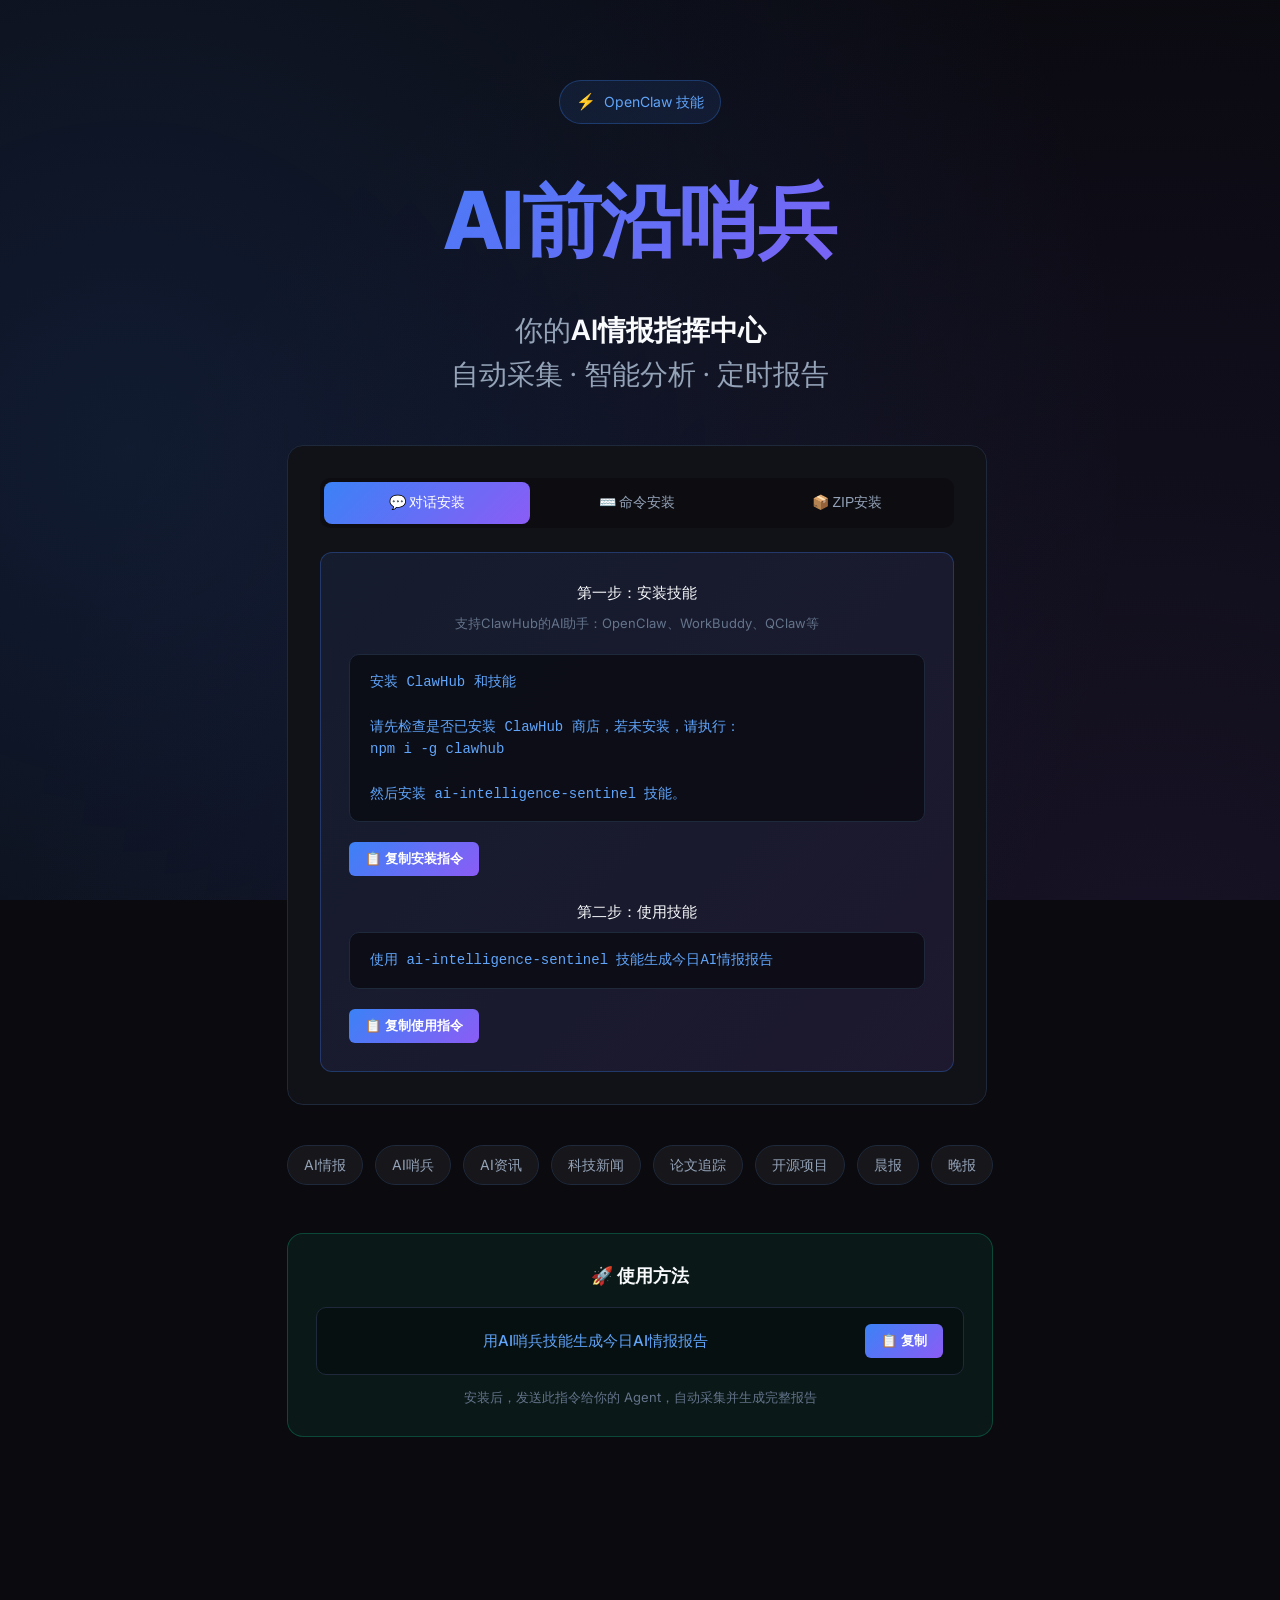
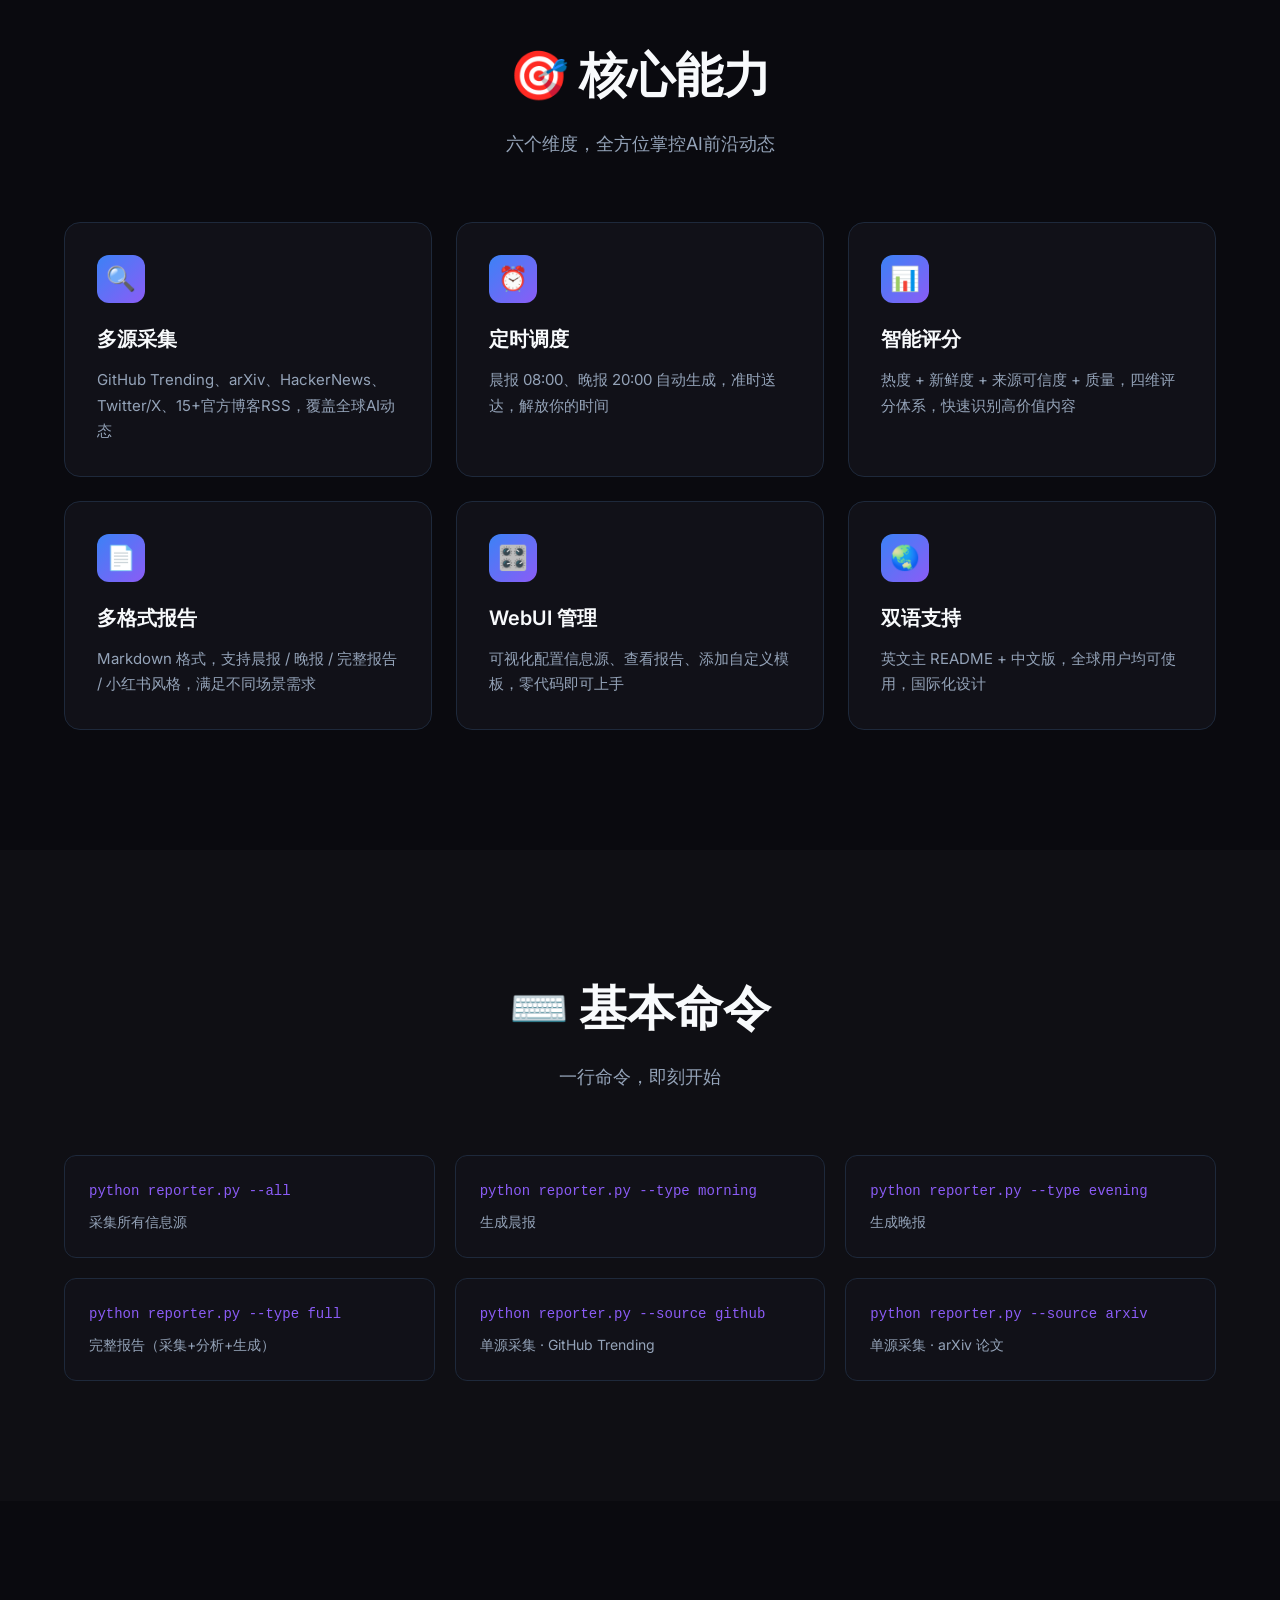
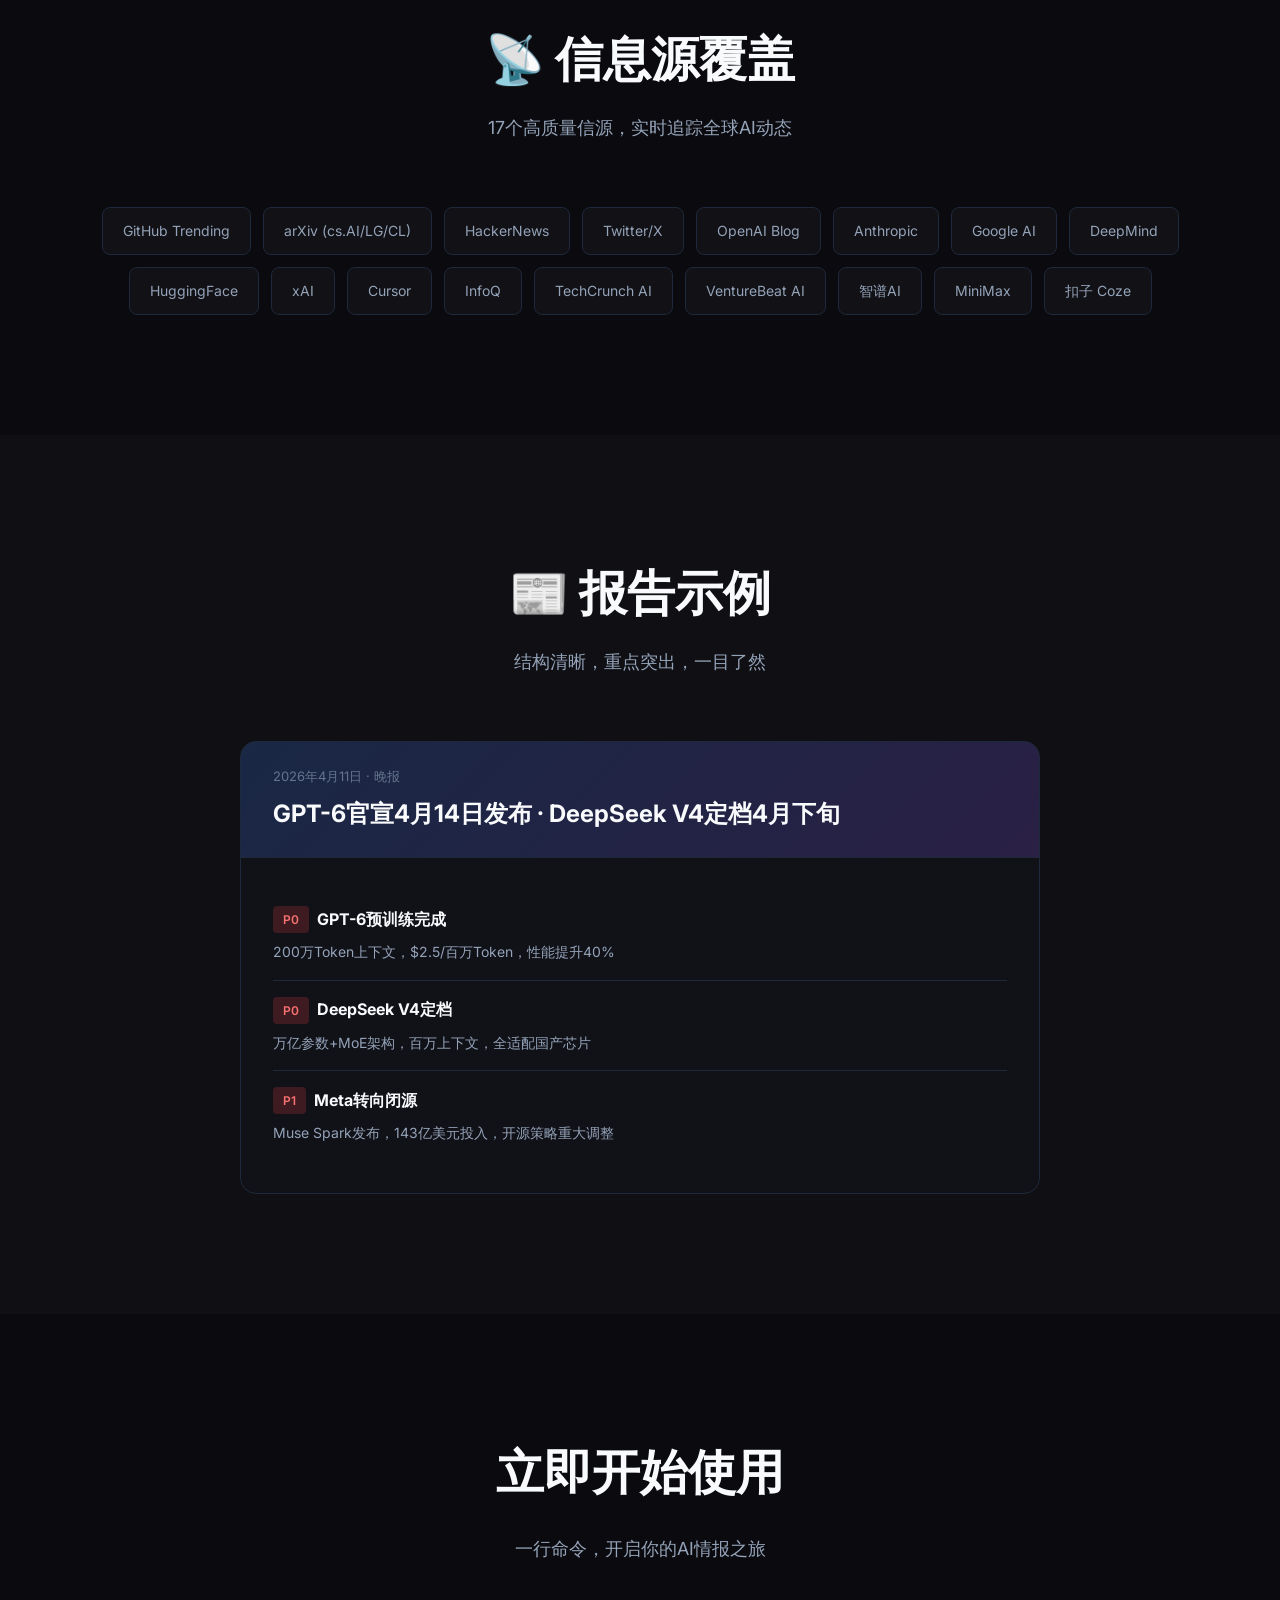
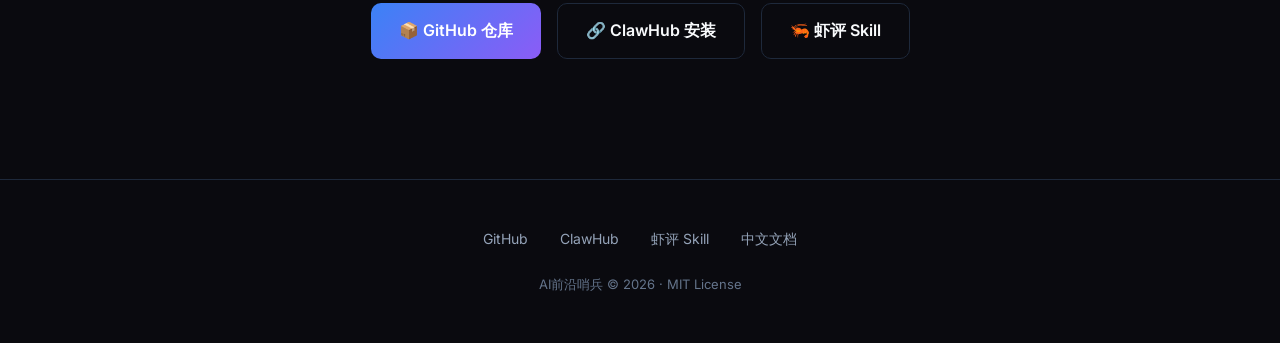
<file: docs/index.html>
<!DOCTYPE html>
<html lang="zh-CN">
<head>
    <meta charset="UTF-8">
    <meta name="viewport" content="width=device-width, initial-scale=1.0">
    <title>AI前沿哨兵 - 你的AI情报指挥中心</title>
    <link rel="preconnect" href="https://fonts.googleapis.com">
    <link rel="preconnect" href="https://fonts.gstatic.com" crossorigin>
    <link href="https://fonts.googleapis.com/css2?family=Inter:wght@400;500;600;700;800&display=swap" rel="stylesheet">
    <style>
        * {
            margin: 0;
            padding: 0;
            box-sizing: border-box;
        }

        :root {
            --primary: #3b82f6;
            --primary-light: #60a5fa;
            --accent: #8b5cf6;
            --success: #10b981;
            --bg-dark: #0a0a0f;
            --bg-card: #111118;
            --bg-card-hover: #1a1a24;
            --text-primary: #f8fafc;
            --text-secondary: #94a3b8;
            --text-muted: #64748b;
            --border: #1e293b;
            --gradient: linear-gradient(135deg, #3b82f6 0%, #8b5cf6 100%);
        }

        body {
            font-family: 'Inter', -apple-system, BlinkMacSystemFont, 'Segoe UI', sans-serif;
            background: var(--bg-dark);
            color: var(--text-primary);
            line-height: 1.6;
            overflow-x: hidden;
        }

        /* Animated background */
        .bg-gradient {
            position: fixed;
            top: 0;
            left: 0;
            width: 100%;
            height: 100%;
            pointer-events: none;
            z-index: 0;
            overflow: hidden;
        }

        .bg-gradient::before {
            content: '';
            position: absolute;
            top: -50%;
            left: -50%;
            width: 200%;
            height: 200%;
            background: radial-gradient(circle at 30% 50%, rgba(59, 130, 246, 0.15) 0%, transparent 50%),
                        radial-gradient(circle at 70% 80%, rgba(139, 92, 246, 0.1) 0%, transparent 50%);
            animation: rotate 30s linear infinite;
        }

        @keyframes rotate {
            from { transform: rotate(0deg); }
            to { transform: rotate(360deg); }
        }

        /* Container */
        .container {
            max-width: 1200px;
            margin: 0 auto;
            padding: 0 24px;
            position: relative;
            z-index: 1;
        }

        /* Hero Section */
        .hero {
            min-height: 100vh;
            display: flex;
            flex-direction: column;
            justify-content: center;
            align-items: center;
            text-align: center;
            padding: 80px 0;
        }

        .hero-badge {
            display: inline-flex;
            align-items: center;
            gap: 8px;
            padding: 8px 16px;
            background: rgba(59, 130, 246, 0.1);
            border: 1px solid rgba(59, 130, 246, 0.3);
            border-radius: 9999px;
            font-size: 14px;
            color: var(--primary-light);
            margin-bottom: 32px;
            animation: fadeInUp 0.6s ease-out;
        }

        .hero-badge::before {
            content: '⚡';
            font-size: 16px;
        }

        .hero h1 {
            font-size: clamp(48px, 8vw, 80px);
            font-weight: 800;
            letter-spacing: -0.02em;
            margin-bottom: 24px;
            background: var(--gradient);
            -webkit-background-clip: text;
            -webkit-text-fill-color: transparent;
            background-clip: text;
            animation: fadeInUp 0.6s ease-out 0.1s both;
        }

        .hero-subtitle {
            font-size: clamp(20px, 3vw, 28px);
            color: var(--text-secondary);
            margin-bottom: 48px;
            animation: fadeInUp 0.6s ease-out 0.2s both;
        }

        .hero-subtitle span {
            color: var(--text-primary);
            font-weight: 600;
        }

        /* Install Section */
        .install-section {
            background: var(--bg-card);
            border: 1px solid var(--border);
            border-radius: 16px;
            padding: 32px;
            margin-bottom: 40px;
            width: 100%;
            max-width: 700px;
            animation: fadeInUp 0.6s ease-out 0.3s both;
        }

        .install-tabs {
            display: flex;
            gap: 4px;
            background: rgba(0, 0, 0, 0.3);
            padding: 4px;
            border-radius: 10px;
            margin-bottom: 24px;
        }

        .install-tab {
            flex: 1;
            padding: 12px 16px;
            background: transparent;
            border: none;
            color: var(--text-secondary);
            font-size: 14px;
            font-weight: 500;
            cursor: pointer;
            border-radius: 8px;
            transition: all 0.3s ease;
            display: flex;
            align-items: center;
            justify-content: center;
            gap: 8px;
        }

        .install-tab:hover {
            color: var(--text-primary);
        }

        .install-tab.active {
            background: var(--gradient);
            color: white;
        }

        .install-content {
            display: none;
        }

        .install-content.active {
            display: block;
        }

        .install-command-box {
            background: rgba(0, 0, 0, 0.4);
            border: 1px solid var(--border);
            border-radius: 10px;
            padding: 16px 20px;
            display: flex;
            align-items: center;
            gap: 12px;
            margin-bottom: 16px;
        }

        .install-command-box code {
            font-family: 'SF Mono', Monaco, 'Courier New', monospace;
            font-size: 14px;
            color: var(--primary-light);
            flex: 1;
            word-break: break-all;
        }

        .copy-btn {
            background: var(--gradient);
            border: none;
            color: white;
            padding: 8px 16px;
            border-radius: 6px;
            font-size: 13px;
            font-weight: 600;
            cursor: pointer;
            transition: all 0.3s ease;
            display: flex;
            align-items: center;
            gap: 6px;
            white-space: nowrap;
        }

        .copy-btn:hover {
            transform: translateY(-1px);
            box-shadow: 0 4px 12px rgba(59, 130, 246, 0.3);
        }

        .copy-btn.copied {
            background: var(--success);
        }

        .install-note {
            font-size: 13px;
            color: var(--text-muted);
            display: flex;
            align-items: center;
            gap: 6px;
        }

        .install-note::before {
            content: '💡';
        }

        /* Chat Install */
        .chat-install-box {
            background: linear-gradient(135deg, rgba(59, 130, 246, 0.1), rgba(139, 92, 246, 0.1));
            border: 1px solid rgba(59, 130, 246, 0.3);
            border-radius: 12px;
            padding: 28px;
            text-align: center;
        }

        .chat-install-title {
            color: var(--text-primary);
            font-size: 15px;
            font-weight: 500;
            margin-bottom: 8px;
        }

        .chat-install-support {
            color: var(--text-muted);
            font-size: 13px;
            margin-bottom: 20px;
        }

        .chat-command {
            background: rgba(0, 0, 0, 0.5);
            border: 1px solid var(--border);
            border-radius: 10px;
            padding: 16px 20px;
            font-family: 'SF Mono', Monaco, 'Courier New', monospace;
            font-size: 14px;
            line-height: 1.6;
            color: var(--primary-light);
            margin-bottom: 20px;
            text-align: left;
            word-break: break-word;
        }

        /* ZIP Install */
        .zip-install-list {
            display: flex;
            flex-direction: column;
            gap: 12px;
        }

        .zip-install-item {
            display: flex;
            align-items: center;
            justify-content: space-between;
            padding: 16px;
            background: rgba(0, 0, 0, 0.2);
            border: 1px solid var(--border);
            border-radius: 10px;
            transition: all 0.3s ease;
        }

        .zip-install-item:hover {
            border-color: var(--primary);
        }

        .zip-install-item .platform {
            display: flex;
            align-items: center;
            gap: 12px;
        }

        .zip-install-item .platform-icon {
            width: 40px;
            height: 40px;
            background: var(--gradient);
            border-radius: 8px;
            display: flex;
            align-items: center;
            justify-content: center;
            font-size: 20px;
        }

        .zip-install-item .platform-name {
            font-weight: 600;
            font-size: 15px;
        }

        .zip-install-item .platform-url {
            font-size: 12px;
            color: var(--text-muted);
        }

        /* Tags */
        .tags {
            display: flex;
            flex-wrap: wrap;
            gap: 12px;
            justify-content: center;
            animation: fadeInUp 0.6s ease-out 0.4s both;
        }

        .tag {
            padding: 8px 16px;
            background: rgba(255, 255, 255, 0.05);
            border: 1px solid var(--border);
            border-radius: 9999px;
            font-size: 14px;
            color: var(--text-secondary);
            transition: all 0.3s ease;
        }

        .tag:hover {
            background: rgba(59, 130, 246, 0.1);
            border-color: var(--primary);
            color: var(--primary-light);
        }

        /* Usage Section */
        .usage-section {
            margin-top: 48px;
            padding: 28px;
            background: rgba(16, 185, 129, 0.08);
            border: 1px solid rgba(16, 185, 129, 0.3);
            border-radius: 16px;
            animation: fadeInUp 0.6s ease-out 0.5s both;
        }

        .usage-title {
            font-size: 18px;
            font-weight: 600;
            color: var(--text-primary);
            margin-bottom: 16px;
            text-align: center;
        }

        .usage-box {
            display: flex;
            align-items: center;
            gap: 12px;
            background: rgba(0, 0, 0, 0.3);
            border: 1px solid var(--border);
            border-radius: 10px;
            padding: 16px 20px;
            margin-bottom: 12px;
        }

        .usage-command {
            flex: 1;
            font-size: 15px;
            font-weight: 500;
            color: var(--primary-light);
        }

        .usage-note {
            font-size: 13px;
            color: var(--text-muted);
            text-align: center;
        }

        /* Section */
        .section {
            padding: 120px 0;
        }

        .section-title {
            text-align: center;
            margin-bottom: 64px;
        }

        .section-title h2 {
            font-size: clamp(32px, 5vw, 48px);
            font-weight: 700;
            margin-bottom: 16px;
        }

        .section-title p {
            color: var(--text-secondary);
            font-size: 18px;
        }

        /* Features Grid */
        .features-grid {
            display: grid;
            grid-template-columns: repeat(auto-fit, minmax(320px, 1fr));
            gap: 24px;
        }

        .feature-card {
            background: var(--bg-card);
            border: 1px solid var(--border);
            border-radius: 16px;
            padding: 32px;
            transition: all 0.3s ease;
            position: relative;
            overflow: hidden;
        }

        .feature-card::before {
            content: '';
            position: absolute;
            top: 0;
            left: 0;
            right: 0;
            height: 3px;
            background: var(--gradient);
            transform: scaleX(0);
            transition: transform 0.3s ease;
        }

        .feature-card:hover {
            background: var(--bg-card-hover);
            border-color: rgba(59, 130, 246, 0.3);
            transform: translateY(-4px);
        }

        .feature-card:hover::before {
            transform: scaleX(1);
        }

        .feature-icon {
            width: 48px;
            height: 48px;
            background: var(--gradient);
            border-radius: 12px;
            display: flex;
            align-items: center;
            justify-content: center;
            font-size: 24px;
            margin-bottom: 20px;
        }

        .feature-card h3 {
            font-size: 20px;
            font-weight: 600;
            margin-bottom: 12px;
        }

        .feature-card p {
            color: var(--text-secondary);
            font-size: 15px;
            line-height: 1.7;
        }

        /* Commands */
        .commands-grid {
            display: grid;
            grid-template-columns: repeat(auto-fit, minmax(280px, 1fr));
            gap: 20px;
        }

        .command-item {
            background: var(--bg-card);
            border: 1px solid var(--border);
            border-radius: 12px;
            padding: 24px;
            transition: all 0.3s ease;
        }

        .command-item:hover {
            border-color: var(--primary);
        }

        .command-item code {
            display: block;
            font-family: 'SF Mono', Monaco, 'Courier New', monospace;
            font-size: 14px;
            color: var(--accent);
            margin-bottom: 8px;
        }

        .command-item p {
            color: var(--text-secondary);
            font-size: 14px;
        }

        /* Sources */
        .sources {
            display: flex;
            flex-wrap: wrap;
            gap: 12px;
            justify-content: center;
            margin-top: 48px;
        }

        .source-badge {
            padding: 12px 20px;
            background: rgba(255, 255, 255, 0.03);
            border: 1px solid var(--border);
            border-radius: 8px;
            font-size: 14px;
            color: var(--text-secondary);
            transition: all 0.3s ease;
        }

        .source-badge:hover {
            background: rgba(59, 130, 246, 0.1);
            border-color: var(--primary);
            color: var(--text-primary);
        }

        /* Report Preview */
        .report-preview {
            background: var(--bg-card);
            border: 1px solid var(--border);
            border-radius: 16px;
            overflow: hidden;
            max-width: 800px;
            margin: 0 auto;
        }

        .report-header {
            background: linear-gradient(135deg, rgba(59, 130, 246, 0.2), rgba(139, 92, 246, 0.2));
            padding: 24px 32px;
            border-bottom: 1px solid var(--border);
        }

        .report-date {
            font-size: 13px;
            color: var(--text-muted);
            margin-bottom: 8px;
        }

        .report-title {
            font-size: 24px;
            font-weight: 700;
        }

        .report-content {
            padding: 32px;
        }

        .report-item {
            padding: 16px 0;
            border-bottom: 1px solid var(--border);
        }

        .report-item:last-child {
            border-bottom: none;
        }

        .report-item h4 {
            font-size: 16px;
            margin-bottom: 8px;
            display: flex;
            align-items: center;
            gap: 8px;
        }

        .report-item p {
            color: var(--text-secondary);
            font-size: 14px;
            line-height: 1.6;
        }

        .priority-badge {
            display: inline-block;
            padding: 4px 10px;
            background: rgba(239, 68, 68, 0.2);
            color: #f87171;
            border-radius: 4px;
            font-size: 12px;
            font-weight: 600;
        }

        /* CTA Section */
        .cta-section {
            text-align: center;
            padding: 120px 0;
        }

        .cta-section h2 {
            font-size: clamp(32px, 5vw, 48px);
            font-weight: 700;
            margin-bottom: 24px;
        }

        .cta-section p {
            color: var(--text-secondary);
            font-size: 18px;
            margin-bottom: 40px;
        }

        .cta-buttons {
            display: flex;
            gap: 16px;
            justify-content: center;
            flex-wrap: wrap;
        }

        .btn {
            display: inline-flex;
            align-items: center;
            gap: 8px;
            padding: 14px 28px;
            border-radius: 10px;
            font-size: 16px;
            font-weight: 600;
            text-decoration: none;
            transition: all 0.3s ease;
        }

        .btn-primary {
            background: var(--gradient);
            color: white;
        }

        .btn-primary:hover {
            transform: translateY(-2px);
            box-shadow: 0 12px 30px rgba(59, 130, 246, 0.3);
        }

        .btn-secondary {
            background: transparent;
            color: var(--text-primary);
            border: 1px solid var(--border);
        }

        .btn-secondary:hover {
            background: var(--bg-card);
            border-color: var(--primary);
        }

        /* Footer */
        .footer {
            border-top: 1px solid var(--border);
            padding: 48px 0;
            text-align: center;
        }

        .footer-links {
            display: flex;
            gap: 32px;
            justify-content: center;
            margin-bottom: 24px;
            flex-wrap: wrap;
        }

        .footer-links a {
            color: var(--text-secondary);
            text-decoration: none;
            font-size: 14px;
            transition: color 0.3s ease;
        }

        .footer-links a:hover {
            color: var(--primary-light);
        }

        .footer-copy {
            color: var(--text-muted);
            font-size: 13px;
        }

        /* Animations */
        @keyframes fadeInUp {
            from {
                opacity: 0;
                transform: translateY(20px);
            }
            to {
                opacity: 1;
                transform: translateY(0);
            }
        }

        .fade-in {
            opacity: 0;
            transform: translateY(20px);
            transition: all 0.6s ease-out;
        }

        .fade-in.visible {
            opacity: 1;
            transform: translateY(0);
        }

        /* Responsive */
        @media (max-width: 768px) {
            .hero {
                padding: 60px 0;
            }

            .section {
                padding: 80px 0;
            }

            .install-section {
                padding: 24px 16px;
            }

            .install-tabs {
                flex-wrap: wrap;
            }

            .install-tab {
                font-size: 13px;
                padding: 10px 12px;
            }

            .install-command-box {
                flex-direction: column;
                text-align: center;
            }

            .install-command-box code {
                font-size: 13px;
            }

            .features-grid {
                grid-template-columns: 1fr;
            }

            .report-preview {
                margin: 0 -12px;
                border-radius: 0;
            }

            .zip-install-item {
                flex-direction: column;
                text-align: center;
                gap: 16px;
            }
        }
    </style>
</head>
<body>
    <div class="bg-gradient"></div>

    <!-- Hero Section -->
    <section class="hero">
        <div class="container">
            <div class="hero-badge">OpenClaw 技能</div>
            <h1>AI前沿哨兵</h1>
            <p class="hero-subtitle">
                你的<span>AI情报指挥中心</span><br>
                自动采集 · 智能分析 · 定时报告
            </p>
            
            <!-- Install Section -->
            <div class="install-section">
                <div class="install-tabs">
                    <button class="install-tab active" onclick="switchTab('chat')">
                        💬 对话安装
                    </button>
                    <button class="install-tab" onclick="switchTab('command')">
                        ⌨️ 命令安装
                    </button>
                    <button class="install-tab" onclick="switchTab('zip')">
                        📦 ZIP安装
                    </button>
                </div>

                <!-- Chat Install -->
                <div id="chat-install" class="install-content active">
                    <div class="chat-install-box">
                        <div class="chat-install-title">第一步：安装技能</div>
                        <div class="chat-install-support">支持ClawHub的AI助手：OpenClaw、WorkBuddy、QClaw等</div>
                        <div class="chat-command">安装 ClawHub 和技能<br><br>请先检查是否已安装 ClawHub 商店，若未安装，请执行：<br>npm i -g clawhub<br><br>然后安装 ai-intelligence-sentinel 技能。</div>
                        <button class="copy-btn" onclick="copyText('安装 ClawHub 和技能 请先检查是否已安装 ClawHub 商店，若未安装，请安装 npm i -g clawhub ，然后安装 ai-intelligence-sentinel 技能。')">
                            <span id="copyText-chat">📋 复制安装指令</span>
                        </button>
                        <div class="chat-install-title" style="margin-top: 24px;">第二步：使用技能</div>
                        <div class="chat-command">使用 ai-intelligence-sentinel 技能生成今日AI情报报告</div>
                        <button class="copy-btn" onclick="copyText('使用 ai-intelligence-sentinel 技能生成今日AI情报报告')">
                            <span id="copyText-use">📋 复制使用指令</span>
                        </button>
                    </div>
                </div>

                <!-- Command Install -->
                <div id="command-install" class="install-content">
                    <div class="install-command-box">
                        <code>npx clawhub@latest install ai-intelligence-sentinel</code>
                        <button class="copy-btn" onclick="copyText('npx clawhub@latest install ai-intelligence-sentinel')">
                            <span id="copyText-command">📋 复制</span>
                        </button>
                    </div>
                    <div class="install-note">需要 Node.js 18+ 环境，首次安装可能需要几分钟</div>
                </div>

                <!-- ZIP Install -->
                <div id="zip-install" class="install-content">
                    <div class="zip-install-list">
                        <div class="zip-install-item">
                            <div class="platform">
                                <div class="platform-icon">🦞</div>
                                <div>
                                    <div class="platform-name">ClawHub</div>
                                    <div class="platform-url">clawhub.ai/skills/ai-intelligence-sentinel</div>
                                </div>
                            </div>
                            <button class="copy-btn" onclick="openLink('https://clawhub.ai/skills/ai-intelligence-sentinel')">
                                🔗 打开
                            </button>
                        </div>
                        <div class="zip-install-item">
                            <div class="platform">
                                <div class="platform-icon">🦐</div>
                                <div>
                                    <div class="platform-name">虾评 Skill</div>
                                    <div class="platform-url">xiaping.coze.site</div>
                                </div>
                            </div>
                            <button class="copy-btn" onclick="openLink('https://xiaping.coze.site/skill/08037f81-1e91-4115-80ad-2e2c1d0681d2')">
                                🔗 打开
                            </button>
                        </div>
                        <div class="zip-install-item">
                            <div class="platform">
                                <div class="platform-icon">🐙</div>
                                <div>
                                    <div class="platform-name">GitHub</div>
                                    <div class="platform-url">github.com/xiaopengs/ai-sentinel</div>
                                </div>
                            </div>
                            <button class="copy-btn" onclick="openLink('https://github.com/xiaopengs/ai-sentinel')">
                                🔗 打开
                            </button>
                        </div>
                    </div>
                </div>
            </div>

            <div class="tags">
                <span class="tag">AI情报</span>
                <span class="tag">AI哨兵</span>
                <span class="tag">AI资讯</span>
                <span class="tag">科技新闻</span>
                <span class="tag">论文追踪</span>
                <span class="tag">开源项目</span>
                <span class="tag">晨报</span>
                <span class="tag">晚报</span>
            </div>

            <!-- Usage Section -->
            <div class="usage-section">
                <div class="usage-title">🚀 使用方法</div>
                <div class="usage-box">
                    <div class="usage-command">用AI哨兵技能生成今日AI情报报告</div>
                    <button class="copy-btn" onclick="copyText('用AI哨兵技能生成今日AI情报报告')">
                        <span>📋 复制</span>
                    </button>
                </div>
                <div class="usage-note">安装后，发送此指令给你的 Agent，自动采集并生成完整报告</div>
            </div>
        </div>
    </section>

    <!-- Features Section -->
    <section class="section">
        <div class="container">
            <div class="section-title fade-in">
                <h2>🎯 核心能力</h2>
                <p>六个维度，全方位掌控AI前沿动态</p>
            </div>
            <div class="features-grid">
                <div class="feature-card fade-in">
                    <div class="feature-icon">🔍</div>
                    <h3>多源采集</h3>
                    <p>GitHub Trending、arXiv、HackerNews、Twitter/X、15+官方博客RSS，覆盖全球AI动态</p>
                </div>
                <div class="feature-card fade-in">
                    <div class="feature-icon">⏰</div>
                    <h3>定时调度</h3>
                    <p>晨报 08:00、晚报 20:00 自动生成，准时送达，解放你的时间</p>
                </div>
                <div class="feature-card fade-in">
                    <div class="feature-icon">📊</div>
                    <h3>智能评分</h3>
                    <p>热度 + 新鲜度 + 来源可信度 + 质量，四维评分体系，快速识别高价值内容</p>
                </div>
                <div class="feature-card fade-in">
                    <div class="feature-icon">📄</div>
                    <h3>多格式报告</h3>
                    <p>Markdown 格式，支持晨报 / 晚报 / 完整报告 / 小红书风格，满足不同场景需求</p>
                </div>
                <div class="feature-card fade-in">
                    <div class="feature-icon">🎛️</div>
                    <h3>WebUI 管理</h3>
                    <p>可视化配置信息源、查看报告、添加自定义模板，零代码即可上手</p>
                </div>
                <div class="feature-card fade-in">
                    <div class="feature-icon">🌏</div>
                    <h3>双语支持</h3>
                    <p>英文主 README + 中文版，全球用户均可使用，国际化设计</p>
                </div>
            </div>
        </div>
    </section>

    <!-- Commands Section -->
    <section class="section" style="background: rgba(255,255,255,0.02);">
        <div class="container">
            <div class="section-title fade-in">
                <h2>⌨️ 基本命令</h2>
                <p>一行命令，即刻开始</p>
            </div>
            <div class="commands-grid">
                <div class="command-item fade-in">
                    <code>python reporter.py --all</code>
                    <p>采集所有信息源</p>
                </div>
                <div class="command-item fade-in">
                    <code>python reporter.py --type morning</code>
                    <p>生成晨报</p>
                </div>
                <div class="command-item fade-in">
                    <code>python reporter.py --type evening</code>
                    <p>生成晚报</p>
                </div>
                <div class="command-item fade-in">
                    <code>python reporter.py --type full</code>
                    <p>完整报告（采集+分析+生成）</p>
                </div>
                <div class="command-item fade-in">
                    <code>python reporter.py --source github</code>
                    <p>单源采集 · GitHub Trending</p>
                </div>
                <div class="command-item fade-in">
                    <code>python reporter.py --source arxiv</code>
                    <p>单源采集 · arXiv 论文</p>
                </div>
            </div>
        </div>
    </section>

    <!-- Sources Section -->
    <section class="section">
        <div class="container">
            <div class="section-title fade-in">
                <h2>📡 信息源覆盖</h2>
                <p>17个高质量信源，实时追踪全球AI动态</p>
            </div>
            <div class="sources fade-in">
                <span class="source-badge">GitHub Trending</span>
                <span class="source-badge">arXiv (cs.AI/LG/CL)</span>
                <span class="source-badge">HackerNews</span>
                <span class="source-badge">Twitter/X</span>
                <span class="source-badge">OpenAI Blog</span>
                <span class="source-badge">Anthropic</span>
                <span class="source-badge">Google AI</span>
                <span class="source-badge">DeepMind</span>
                <span class="source-badge">HuggingFace</span>
                <span class="source-badge">xAI</span>
                <span class="source-badge">Cursor</span>
                <span class="source-badge">InfoQ</span>
                <span class="source-badge">TechCrunch AI</span>
                <span class="source-badge">VentureBeat AI</span>
                <span class="source-badge">智谱AI</span>
                <span class="source-badge">MiniMax</span>
                <span class="source-badge">扣子 Coze</span>
            </div>
        </div>
    </section>

    <!-- Report Preview -->
    <section class="section" style="background: rgba(255,255,255,0.02);">
        <div class="container">
            <div class="section-title fade-in">
                <h2>📰 报告示例</h2>
                <p>结构清晰，重点突出，一目了然</p>
            </div>
            <div class="report-preview fade-in">
                <div class="report-header">
                    <div class="report-date">2026年4月11日 · 晚报</div>
                    <div class="report-title">GPT-6官宣4月14日发布 · DeepSeek V4定档4月下旬</div>
                </div>
                <div class="report-content">
                    <div class="report-item">
                        <h4><span class="priority-badge">P0</span> GPT-6预训练完成</h4>
                        <p>200万Token上下文，$2.5/百万Token，性能提升40%</p>
                    </div>
                    <div class="report-item">
                        <h4><span class="priority-badge">P0</span> DeepSeek V4定档</h4>
                        <p>万亿参数+MoE架构，百万上下文，全适配国产芯片</p>
                    </div>
                    <div class="report-item">
                        <h4><span class="priority-badge">P1</span> Meta转向闭源</h4>
                        <p>Muse Spark发布，143亿美元投入，开源策略重大调整</p>
                    </div>
                </div>
            </div>
        </div>
    </section>

    <!-- CTA Section -->
    <section class="cta-section">
        <div class="container">
            <h2 class="fade-in">立即开始使用</h2>
            <p class="fade-in">一行命令，开启你的AI情报之旅</p>
            <div class="cta-buttons fade-in">
                <a href="https://github.com/xiaopengs/ai-sentinel" class="btn btn-primary" target="_blank">
                    📦 GitHub 仓库
                </a>
                <a href="https://clawhub.ai/skills/ai-intelligence-sentinel" class="btn btn-secondary" target="_blank">
                    🔗 ClawHub 安装
                </a>
                <a href="https://xiaping.coze.site/skill/08037f81-1e91-4115-80ad-2e2c1d0681d2" class="btn btn-secondary" target="_blank">
                    🦐 虾评 Skill
                </a>
            </div>
        </div>
    </section>

    <!-- Footer -->
    <footer class="footer">
        <div class="container">
            <div class="footer-links">
                <a href="https://github.com/xiaopengs/ai-sentinel" target="_blank">GitHub</a>
                <a href="https://clawhub.ai/skills/ai-intelligence-sentinel" target="_blank">ClawHub</a>
                <a href="https://xiaping.coze.site/skill/08037f81-1e91-4115-80ad-2e2c1d0681d2" target="_blank">虾评 Skill</a>
                <a href="https://github.com/xiaopengs/ai-sentinel/blob/main/README_CN.md" target="_blank">中文文档</a>
            </div>
            <p class="footer-copy">AI前沿哨兵 © 2026 · MIT License</p>
        </div>
    </footer>

    <script>
        // Tab switching
        function switchTab(tab) {
            // Update tabs
            document.querySelectorAll('.install-tab').forEach(t => t.classList.remove('active'));
            event.target.classList.add('active');
            
            // Update content
            document.querySelectorAll('.install-content').forEach(c => c.classList.remove('active'));
            document.getElementById(tab + '-install').classList.add('active');
        }

        // Open link function
        function openLink(url) {
            window.open(url, '_blank');
        }

        // Copy function - works on all browsers
        function copyText(text) {
            // Create a temporary textarea
            const textarea = document.createElement('textarea');
            textarea.value = text;
            textarea.style.position = 'fixed';
            textarea.style.left = '-9999px';
            textarea.style.top = '-9999px';
            document.body.appendChild(textarea);
            textarea.focus();
            textarea.select();
            
            try {
                const successful = document.execCommand('copy');
                if (successful) {
                    // Find the button that was clicked
                    const btn = event.target.closest('.copy-btn');
                    const span = btn.querySelector('span');
                    const originalText = span.textContent;
                    
                    span.textContent = '✓ 已复制';
                    btn.classList.add('copied');
                    
                    setTimeout(() => {
                        span.textContent = originalText;
                        btn.classList.remove('copied');
                    }, 2000);
                }
            } catch (err) {
                console.error('复制失败:', err);
                alert('复制失败，请手动复制: ' + text);
            }
            
            document.body.removeChild(textarea);
        }

        // Intersection Observer for fade-in animations
        const observer = new IntersectionObserver((entries) => {
            entries.forEach(entry => {
                if (entry.isIntersecting) {
                    entry.target.classList.add('visible');
                }
            });
        }, {
            threshold: 0.1,
            rootMargin: '0px 0px -50px 0px'
        });

        document.querySelectorAll('.fade-in').forEach(el => {
            observer.observe(el);
        });

        // Smooth scroll
        document.querySelectorAll('a[href^="#"]').forEach(anchor => {
            anchor.addEventListener('click', function (e) {
                e.preventDefault();
                const target = document.querySelector(this.getAttribute('href'));
                if (target) {
                    target.scrollIntoView({
                        behavior: 'smooth',
                        block: 'start'
                    });
                }
            });
        });
    </script>
</body>
</html>
</file>
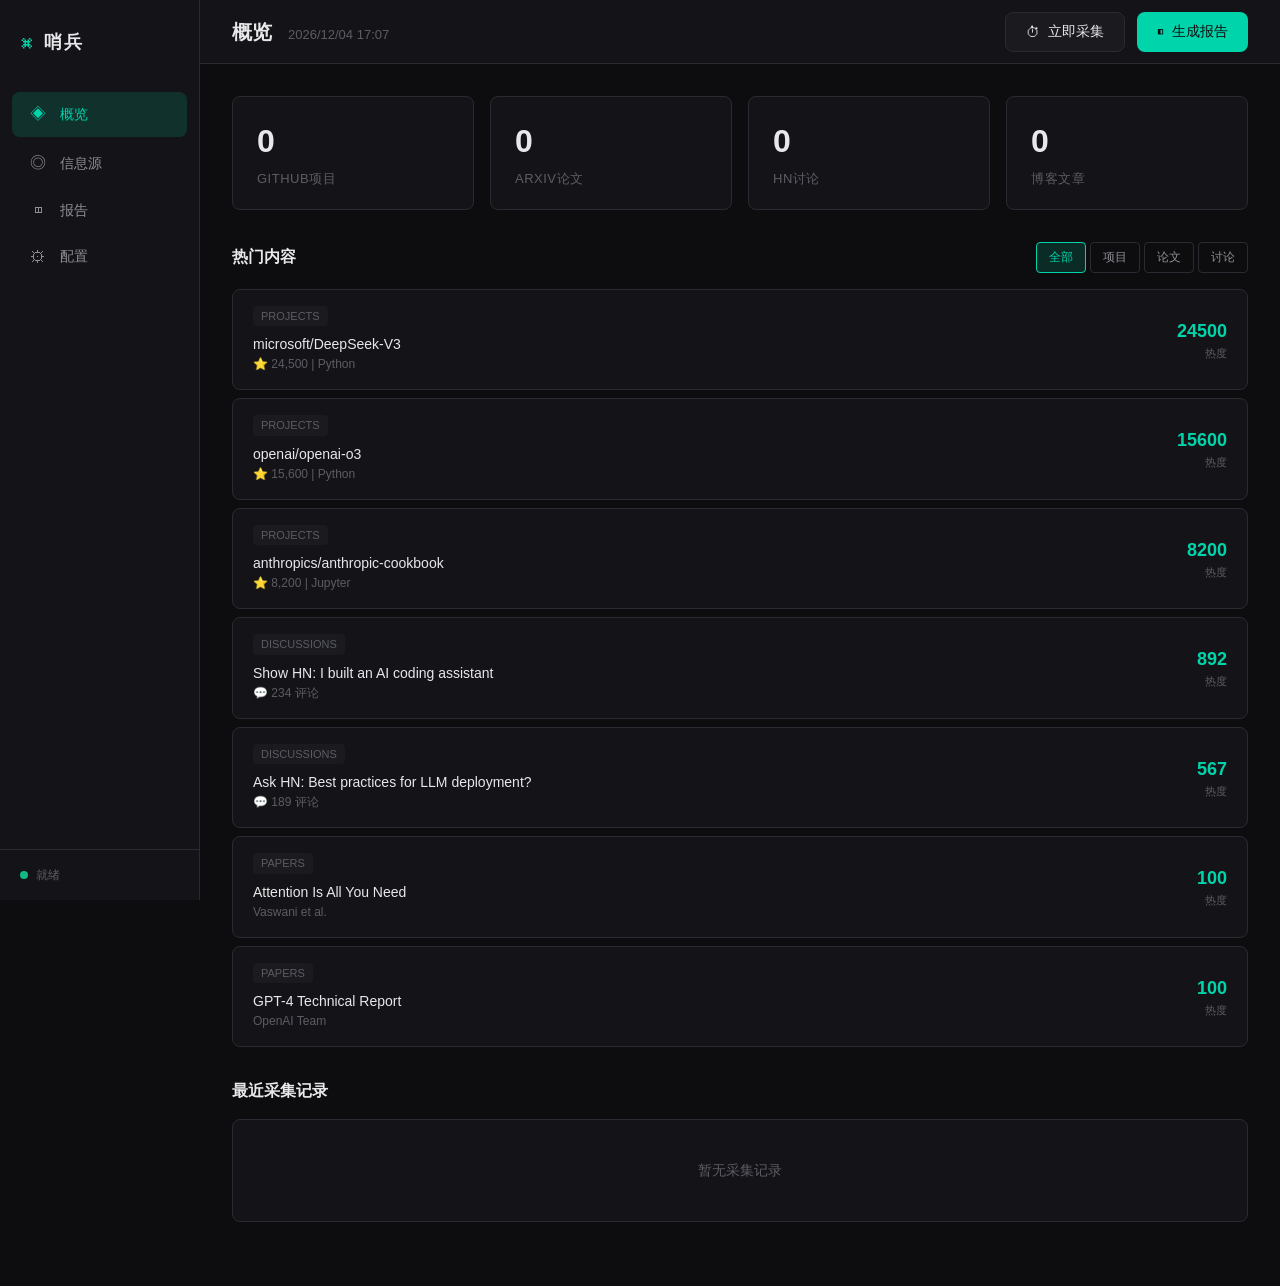
<file: webui/index.html>
<!DOCTYPE html>
<html lang="zh-CN">
<head>
    <meta charset="UTF-8">
    <meta name="viewport" content="width=device-width, initial-scale=1.0">
    <title>AI前沿哨兵 - 控制台</title>
    <link rel="stylesheet" href="style.css">
</head>
<body>
    <div class="app">
        <!-- 侧边栏 -->
        <aside class="sidebar">
            <div class="logo">
                <span class="logo-icon">⌘</span>
                <span class="logo-text">哨兵</span>
            </div>
            
            <nav class="nav">
                <button class="nav-item active" data-view="dashboard">
                    <span class="nav-icon">◈</span>
                    <span class="nav-label">概览</span>
                </button>
                <button class="nav-item" data-view="sources">
                    <span class="nav-icon">◎</span>
                    <span class="nav-label">信息源</span>
                </button>
                <button class="nav-item" data-view="reports">
                    <span class="nav-icon">◫</span>
                    <span class="nav-label">报告</span>
                </button>
                <button class="nav-item" data-view="settings">
                    <span class="nav-icon">⚙</span>
                    <span class="nav-label">配置</span>
                </button>
            </nav>
            
            <div class="sidebar-footer">
                <div class="status-indicator">
                    <span class="status-dot"></span>
                    <span class="status-text">就绪</span>
                </div>
            </div>
        </aside>
        
        <!-- 主内容区 -->
        <main class="main">
            <!-- 顶部栏 -->
            <header class="header">
                <div class="header-title">
                    <h1 id="viewTitle">概览</h1>
                    <span class="header-time" id="currentTime"></span>
                </div>
                <div class="header-actions">
                    <button class="btn btn-secondary" id="collectBtn">
                        <span>⏱</span> 立即采集
                    </button>
                    <button class="btn btn-primary" id="reportBtn">
                        <span>◧</span> 生成报告
                    </button>
                </div>
            </header>
            
            <!-- 内容区域 -->
            <div class="content">
                <!-- ==================== 概览视图 ==================== -->
                <div class="view active" id="dashboardView">
                    <!-- 统计卡片 -->
                    <div class="stats-grid">
                        <div class="stat-card">
                            <div class="stat-value" id="statGithub">-</div>
                            <div class="stat-label">GitHub项目</div>
                        </div>
                        <div class="stat-card">
                            <div class="stat-value" id="statArxiv">-</div>
                            <div class="stat-label">arXiv论文</div>
                        </div>
                        <div class="stat-card">
                            <div class="stat-value" id="statHN">-</div>
                            <div class="stat-label">HN讨论</div>
                        </div>
                        <div class="stat-card">
                            <div class="stat-value" id="statBlogs">-</div>
                            <div class="stat-label">博客文章</div>
                        </div>
                    </div>
                    
                    <!-- 热门内容 -->
                    <section class="section">
                        <div class="section-header">
                            <h2>热门内容</h2>
                            <div class="filter-tabs">
                                <button class="tab active" data-filter="all">全部</button>
                                <button class="tab" data-filter="projects">项目</button>
                                <button class="tab" data-filter="papers">论文</button>
                                <button class="tab" data-filter="discussions">讨论</button>
                            </div>
                        </div>
                        <div class="content-list" id="hotContent">
                            <!-- 动态内容 -->
                        </div>
                    </section>
                    
                    <!-- 最近采集 -->
                    <section class="section">
                        <div class="section-header">
                            <h2>最近采集记录</h2>
                        </div>
                        <div class="log-list" id="logList">
                            <div class="log-empty">暂无采集记录</div>
                        </div>
                    </section>
                </div>
                
                <!-- ==================== 信息源视图 ==================== -->
                <div class="view" id="sourcesView">
                    <!-- 信息源页面头部 -->
                    <div class="sources-header">
                        <div class="sources-header-left">
                            <h2>信息源管理</h2>
                            <p class="sources-header-desc">管理和监控您的AI情报采集来源</p>
                        </div>
                        <button class="btn btn-primary" id="addSourceBtn">
                            <span>+</span> 添加信息源
                        </button>
                    </div>
                    
                    <!-- 分类标签 -->
                    <div class="sources-filters">
                        <button class="filter-btn active" data-filter="all">
                            <span>📦</span> 全部
                        </button>
                        <button class="filter-btn" data-filter="official-blog">
                            <span>🏢</span> 官方博客
                        </button>
                        <button class="filter-btn" data-filter="tech-community">
                            <span>💬</span> 技术社区
                        </button>
                        <button class="filter-btn" data-filter="academic">
                            <span>📚</span> 学术论文
                        </button>
                        <button class="filter-btn" data-filter="social">
                            <span>🌐</span> 社交媒体
                        </button>
                        <button class="filter-btn" data-filter="tutorial">
                            <span>📖</span> 教程博客
                        </button>
                        <button class="filter-btn" data-filter="custom">
                            <span>✏️</span> 自定义
                        </button>
                    </div>
                    
                    <!-- 信息源网格 -->
                    <div class="sources-grid" id="sourcesGrid">
                        <!-- 动态生成 -->
                    </div>
                    
                    <!-- 帮助提示 -->
                    <div class="sources-help">
                        <div class="help-card">
                            <div class="help-icon">💡</div>
                            <div class="help-content">
                                <h4>什么是信息源？</h4>
                                <p>信息源是您获取AI情报的渠道，比如某个博客、论坛或论文网站。每个信息源会定期采集最新内容，帮助您及时了解行业动态。</p>
                            </div>
                        </div>
                        <div class="help-card">
                            <div class="help-icon">🔗</div>
                            <div class="help-content">
                                <h4>如何添加自定义信息源？</h4>
                                <p>点击"添加信息源"按钮，填写博客名称和RSS订阅地址即可。大多数博客网站底部都有RSS图标，点击即可获取订阅地址。</p>
                            </div>
                        </div>
                        <div class="help-card">
                            <div class="help-icon">⚡</div>
                            <div class="help-content">
                                <h4>快速添加模板</h4>
                                <p>在添加信息源弹窗中，我们提供了一些常用的AI博客模板，点击即可一键添加，省去手动输入的麻烦。</p>
                            </div>
                        </div>
                        <div class="help-card">
                            <div class="help-icon">🐦</div>
                            <div class="help-content">
                                <h4>如何添加Twitter信息源？</h4>
                                <p>访问<a href="https://developer.twitter.com" target="_blank">Twitter开发者平台</a>申请Bearer Token，然后在"配置"页面填入即可启用Twitter采集功能。</p>
                                <p style="color: #ffa726; font-size: 12px;">⚠️ 需要Twitter开发者账号（通常1-2天审核）</p>
                            </div>
                        </div>
                    </div>
                </div>
                
                <!-- ==================== 报告视图 ==================== -->
                <div class="view" id="reportsView">
                    <div class="report-controls">
                        <select class="select" id="reportType">
                            <option value="morning">晨报</option>
                            <option value="evening">晚报</option>
                        </select>
                        <button class="btn btn-primary" id="generateReportBtn">生成报告</button>
                    </div>
                    <div class="report-preview" id="reportPreview">
                        <div class="report-empty">
                            <p>点击"生成报告"按钮预览报告内容</p>
                        </div>
                    </div>
                </div>
                
                <!-- ==================== 配置视图 ==================== -->
                <div class="view" id="settingsView">
                    <div class="settings-group">
                        <h3>API配置</h3>
                        <div class="setting-item">
                            <label>Twitter Bearer Token</label>
                            <input type="password" id="twitterToken" placeholder="请输入Token">
                            <span class="setting-hint">用于采集Twitter内容，可选配置。获取方式：<a href="https://developer.twitter.com" target="_blank">Twitter开发者平台</a></span>
                        </div>
                    </div>
                    
                    <div class="settings-group">
                        <h3>关键词设置</h3>
                        <div class="setting-item">
                            <label>关注关键词</label>
                            <div class="tags-input" id="keywordsTags">
                                <input type="text" id="newKeyword" placeholder="输入关键词后按回车添加">
                            </div>
                            <span class="setting-hint">相关内容会获得额外加分。例如：LLM、GPT、Claude、Stable Diffusion 等</span>
                        </div>
                    </div>
                    
                    <div class="settings-group">
                        <h3>调度设置</h3>
                        <div class="setting-item">
                            <label class="toggle-label">
                                <input type="checkbox" id="morningEnabled" checked>
                                <span>晨报 (08:00) - 推送隔夜重要动态</span>
                            </label>
                        </div>
                        <div class="setting-item">
                            <label class="toggle-label">
                                <input type="checkbox" id="eveningEnabled" checked>
                                <span>晚报 (20:00) - 推送全天热点汇总</span>
                            </label>
                        </div>
                    </div>
                    
                    <div class="settings-actions">
                        <button class="btn btn-primary" id="saveSettingsBtn">保存配置</button>
                    </div>
                </div>
            </div>
        </main>
    </div>
    
    <!-- ==================== 添加信息源模态框 ==================== -->
    <div class="modal" id="addSourceModal">
        <div class="modal-content">
            <div class="modal-header">
                <h3>添加信息源</h3>
                <button class="modal-close" id="closeModal">×</button>
            </div>
            
            <div class="modal-body">
                <!-- 快速添加区域 -->
                <div class="quick-add-section" id="quickAddSection">
                    <h4>🏎️ 快速添加 - 热门AI博客</h4>
                    <p class="quick-add-hint">点击即可一键添加以下常用信息源</p>
                    
                    <!-- 分类标签 -->
                    <div class="category-tabs">
                        <button class="category-tab active" data-category="all">全部</button>
                        <button class="category-tab" data-category="official-blog">🏢 官方博客</button>
                        <button class="category-tab" data-category="tutorial">📖 教程博客</button>
                    </div>
                    
                    <div class="quick-add-grid" id="quickAddTemplates">
                        <!-- 动态生成 -->
                    </div>
                </div>
                
                <!-- 手动添加表单 -->
                <div class="manual-add-section">
                    <h4>✏️ 手动添加自定义源</h4>
                    <form id="addSourceForm">
                        <div class="form-group">
                            <label for="sourceName">信息源名称 *</label>
                            <input type="text" id="sourceName" placeholder="例如：OpenAI 官方博客" required>
                        </div>
                        <div class="form-group">
                            <label for="sourceUrl">RSS订阅地址 *</label>
                            <input type="url" id="sourceUrl" placeholder="https://example.com/feed.xml" required>
                            <span class="form-hint">大多数网站底部有RSS图标，或在URL后加 /feed、/rss</span>
                        </div>
                        <div class="form-group">
                            <label for="sourceDesc">描述（可选）</label>
                            <input type="text" id="sourceDesc" placeholder="简短描述这个信息源">
                        </div>
                        <button type="submit" class="btn btn-primary btn-block">添加信息源</button>
                    </form>
                </div>
                
                <!-- RSS说明 -->
                <div class="rss-guide">
                    <h4>🔍 如何找到RSS订阅地址？</h4>
                    <ol>
                        <li>打开目标博客或新闻网站</li>
                        <li>查找页面底部是否有 <code>RSS</code>、<code>Feed</code> 或 <code>订阅</code> 图标</li>
                        <li>点击RSS图标，复制浏览器地址栏的URL</li>
                        <li>如果找不到，可以尝试在网站域名后加 <code>/feed</code>、<code>/rss</code> 或 <code>/atom.xml</code></li>
                    </ol>
                    <p class="rss-tip">💡 <strong>提示：</strong>大多数主流博客平台（WordPress、Medium等）都支持RSS</p>
                </div>
            </div>
        </div>
    </div>
    
    <!-- Toast通知 -->
    <div class="toast-container" id="toastContainer"></div>
    
    <!-- 加载状态 -->
    <div class="loading-overlay" id="loadingOverlay">
        <div class="loading-spinner"></div>
        <span>采集中...</span>
    </div>
    
    <script src="app.js"></script>
    
    <!-- 信息源分类筛选脚本 -->
    <script>
        // 页面加载完成后绑定分类筛选事件
        document.addEventListener('DOMContentLoaded', () => {
            const filterBtns = document.querySelectorAll('.sources-filters .filter-btn');
            filterBtns.forEach(btn => {
                btn.addEventListener('click', () => {
                    filterBtns.forEach(b => b.classList.remove('active'));
                    btn.classList.add('active');
                    const filter = btn.dataset.filter;
                    if (typeof renderSources === 'function') {
                        renderSources(filter);
                    }
                });
            });
        });
    </script>
</body>
</html>
</file>
<file: webui/style.css>
/* AI前沿哨兵 - 控制台样式 */
/* 深色主题，克制动效，强调功能性 */

/* ============================================
   变量定义
   ============================================ */
:root {
    /* 色彩系统 */
    --bg-primary: #0d0d0f;
    --bg-secondary: #141418;
    --bg-tertiary: #1a1a1f;
    --bg-hover: #222228;
    
    --text-primary: #e8e8eb;
    --text-secondary: #8e8e96;
    --text-muted: #5c5c64;
    
    --accent: #00d4aa;      /* 青色主色 */
    --accent-hover: #00e8bb;
    --accent-muted: rgba(0, 212, 170, 0.15);
    
    --warning: #f59e0b;
    --error: #ef4444;
    --success: #10b981;
    
    /* 边框 */
    --border: #2a2a32;
    --border-light: #3a3a44;
    
    /* 间距 */
    --sidebar-width: 200px;
    --header-height: 64px;
    --radius: 8px;
    --radius-sm: 4px;
    --radius-lg: 12px;
}

/* ============================================
   基础样式
   ============================================ */
* {
    margin: 0;
    padding: 0;
    box-sizing: border-box;
}

body {
    font-family: -apple-system, BlinkMacSystemFont, "Segoe UI", Roboto, "Helvetica Neue", Arial, sans-serif;
    font-size: 14px;
    line-height: 1.5;
    color: var(--text-primary);
    background: var(--bg-primary);
    -webkit-font-smoothing: antialiased;
}

/* ============================================
   应用布局
   ============================================ */
.app {
    display: flex;
    min-height: 100vh;
}

/* ============================================
   侧边栏
   ============================================ */
.sidebar {
    width: var(--sidebar-width);
    background: var(--bg-secondary);
    border-right: 1px solid var(--border);
    display: flex;
    flex-direction: column;
    position: fixed;
    top: 0;
    left: 0;
    height: 100vh;
}

.logo {
    padding: 24px 20px;
    display: flex;
    align-items: center;
    gap: 12px;
}

.logo-icon {
    font-size: 24px;
    color: var(--accent);
}

.logo-text {
    font-size: 18px;
    font-weight: 600;
    letter-spacing: 2px;
}

.nav {
    flex: 1;
    padding: 8px 12px;
    display: flex;
    flex-direction: column;
    gap: 4px;
}

.nav-item {
    display: flex;
    align-items: center;
    gap: 12px;
    padding: 12px 16px;
    background: transparent;
    border: none;
    border-radius: var(--radius);
    color: var(--text-secondary);
    cursor: pointer;
    transition: all 0.15s ease;
    text-align: left;
    width: 100%;
    font-size: 14px;
}

.nav-item:hover {
    background: var(--bg-hover);
    color: var(--text-primary);
}

.nav-item.active {
    background: var(--accent-muted);
    color: var(--accent);
}

.nav-icon {
    font-size: 16px;
    width: 20px;
    text-align: center;
}

.sidebar-footer {
    padding: 16px 20px;
    border-top: 1px solid var(--border);
}

.status-indicator {
    display: flex;
    align-items: center;
    gap: 8px;
    font-size: 12px;
    color: var(--text-muted);
}

.status-dot {
    width: 8px;
    height: 8px;
    border-radius: 50%;
    background: var(--success);
}

.status-indicator.working .status-dot {
    background: var(--warning);
    animation: pulse 1.5s infinite;
}

@keyframes pulse {
    0%, 100% { opacity: 1; }
    50% { opacity: 0.5; }
}

/* ============================================
   主内容区
   ============================================ */
.main {
    flex: 1;
    margin-left: var(--sidebar-width);
    min-height: 100vh;
    display: flex;
    flex-direction: column;
}

/* 顶部栏 */
.header {
    height: var(--header-height);
    padding: 0 32px;
    border-bottom: 1px solid var(--border);
    display: flex;
    align-items: center;
    justify-content: space-between;
    background: var(--bg-secondary);
    position: sticky;
    top: 0;
    z-index: 100;
}

.header-title {
    display: flex;
    align-items: baseline;
    gap: 16px;
}

.header-title h1 {
    font-size: 20px;
    font-weight: 600;
}

.header-time {
    font-size: 13px;
    color: var(--text-muted);
}

.header-actions {
    display: flex;
    gap: 12px;
}

/* ============================================
   按钮
   ============================================ */
.btn {
    padding: 10px 20px;
    border-radius: var(--radius);
    border: none;
    font-size: 14px;
    font-weight: 500;
    cursor: pointer;
    transition: all 0.15s ease;
    display: inline-flex;
    align-items: center;
    gap: 8px;
}

.btn-primary {
    background: var(--accent);
    color: var(--bg-primary);
}

.btn-primary:hover {
    background: var(--accent-hover);
}

.btn-secondary {
    background: var(--bg-tertiary);
    color: var(--text-primary);
    border: 1px solid var(--border);
}

.btn-secondary:hover {
    background: var(--bg-hover);
    border-color: var(--border-light);
}

.btn-block {
    width: 100%;
    justify-content: center;
}

/* ============================================
   内容区域
   ============================================ */
.content {
    flex: 1;
    padding: 32px;
}

.view {
    display: none;
}

.view.active {
    display: block;
}

/* ============================================
   统计卡片
   ============================================ */
.stats-grid {
    display: grid;
    grid-template-columns: repeat(4, 1fr);
    gap: 16px;
    margin-bottom: 32px;
}

.stat-card {
    background: var(--bg-secondary);
    border: 1px solid var(--border);
    border-radius: var(--radius);
    padding: 20px 24px;
}

.stat-value {
    font-size: 32px;
    font-weight: 700;
    color: var(--text-primary);
    margin-bottom: 4px;
}

.stat-label {
    font-size: 13px;
    color: var(--text-muted);
    text-transform: uppercase;
    letter-spacing: 0.5px;
}

/* ============================================
   区块
   ============================================ */
.section {
    margin-bottom: 32px;
}

.section-header {
    display: flex;
    align-items: center;
    justify-content: space-between;
    margin-bottom: 16px;
}

.section-header h2 {
    font-size: 16px;
    font-weight: 600;
}

/* 过滤标签 */
.filter-tabs {
    display: flex;
    gap: 4px;
}

.tab {
    padding: 6px 12px;
    background: transparent;
    border: 1px solid var(--border);
    border-radius: var(--radius-sm);
    color: var(--text-secondary);
    font-size: 12px;
    cursor: pointer;
    transition: all 0.15s ease;
}

.tab:hover {
    border-color: var(--border-light);
    color: var(--text-primary);
}

.tab.active {
    background: var(--accent-muted);
    border-color: var(--accent);
    color: var(--accent);
}

/* ============================================
   内容列表
   ============================================ */
.content-list {
    display: flex;
    flex-direction: column;
    gap: 8px;
}

.content-item {
    background: var(--bg-secondary);
    border: 1px solid var(--border);
    border-radius: var(--radius);
    padding: 16px 20px;
    display: grid;
    grid-template-columns: 1fr auto;
    gap: 16px;
    align-items: center;
    transition: border-color 0.15s ease;
}

.content-item:hover {
    border-color: var(--border-light);
}

.content-item-header {
    display: flex;
    align-items: center;
    gap: 12px;
    margin-bottom: 8px;
}

.content-source {
    font-size: 11px;
    padding: 2px 8px;
    background: var(--bg-tertiary);
    border-radius: var(--radius-sm);
    color: var(--text-muted);
    text-transform: uppercase;
}

.content-title {
    font-size: 14px;
    font-weight: 500;
    color: var(--text-primary);
    text-decoration: none;
}

.content-title:hover {
    color: var(--accent);
}

.content-meta {
    font-size: 12px;
    color: var(--text-muted);
    display: flex;
    align-items: center;
    gap: 12px;
}

.content-score {
    text-align: right;
}

.score-value {
    font-size: 18px;
    font-weight: 600;
    color: var(--accent);
}

.score-label {
    font-size: 11px;
    color: var(--text-muted);
}

/* ============================================
   日志列表
   ============================================ */
.log-list {
    background: var(--bg-secondary);
    border: 1px solid var(--border);
    border-radius: var(--radius);
    max-height: 300px;
    overflow-y: auto;
}

.log-empty {
    padding: 40px;
    text-align: center;
    color: var(--text-muted);
}

.log-item {
    padding: 12px 16px;
    border-bottom: 1px solid var(--border);
    display: flex;
    align-items: center;
    gap: 12px;
    font-size: 13px;
}

.log-item:last-child {
    border-bottom: none;
}

.log-time {
    color: var(--text-muted);
    font-family: monospace;
    font-size: 12px;
}

.log-message {
    flex: 1;
}

.log-status {
    padding: 2px 8px;
    border-radius: var(--radius-sm);
    font-size: 11px;
    text-transform: uppercase;
}

.log-status.success {
    background: rgba(16, 185, 129, 0.15);
    color: var(--success);
}

.log-status.error {
    background: rgba(239, 68, 68, 0.15);
    color: var(--error);
}

.log-status.pending {
    background: rgba(245, 158, 11, 0.15);
    color: var(--warning);
}

/* ============================================
   信息源管理页面
   ============================================ */
.sources-header {
    display: flex;
    align-items: flex-start;
    justify-content: space-between;
    margin-bottom: 24px;
}

.sources-header-left h2 {
    font-size: 20px;
    font-weight: 600;
    margin-bottom: 4px;
}

.sources-header-desc {
    color: var(--text-muted);
    font-size: 14px;
}

/* 分类筛选按钮 */
.sources-filters {
    display: flex;
    flex-wrap: wrap;
    gap: 8px;
    margin-bottom: 24px;
    padding: 16px;
    background: var(--bg-secondary);
    border: 1px solid var(--border);
    border-radius: var(--radius);
}

.filter-btn {
    display: flex;
    align-items: center;
    gap: 6px;
    padding: 8px 14px;
    background: var(--bg-tertiary);
    border: 1px solid var(--border);
    border-radius: var(--radius);
    color: var(--text-secondary);
    font-size: 13px;
    cursor: pointer;
    transition: all 0.15s ease;
}

.filter-btn:hover {
    background: var(--bg-hover);
    color: var(--text-primary);
    border-color: var(--border-light);
}

.filter-btn.active {
    background: var(--accent-muted);
    border-color: var(--accent);
    color: var(--accent);
}

/* 信息源网格 */
.sources-grid {
    display: grid;
    grid-template-columns: repeat(auto-fill, minmax(300px, 1fr));
    gap: 16px;
    margin-bottom: 32px;
}

.source-card {
    background: var(--bg-secondary);
    border: 1px solid var(--border);
    border-radius: var(--radius);
    padding: 20px;
    transition: border-color 0.15s ease;
}

.source-card:hover {
    border-color: var(--border-light);
}

.source-card-custom {
    border-color: var(--accent);
    border-style: dashed;
}

.source-card-header {
    display: flex;
    align-items: center;
    justify-content: space-between;
    margin-bottom: 12px;
}

.source-title-row {
    display: flex;
    align-items: center;
    gap: 8px;
}

.source-icon {
    font-size: 18px;
}

.source-name {
    font-size: 15px;
    font-weight: 600;
}

.source-category-tag {
    display: inline-block;
    padding: 4px 10px;
    background: var(--bg-tertiary);
    border-radius: var(--radius-sm);
    font-size: 11px;
    color: var(--text-muted);
    margin-bottom: 12px;
}

.source-description {
    color: var(--text-secondary);
    font-size: 13px;
    line-height: 1.6;
    margin-bottom: 12px;
}

.source-detail-hint {
    padding: 10px 12px;
    background: var(--bg-tertiary);
    border-radius: var(--radius-sm);
    font-size: 12px;
    color: var(--text-muted);
    margin-bottom: 16px;
    cursor: help;
}

.source-url-preview {
    display: flex;
    align-items: center;
    gap: 8px;
    padding: 8px 12px;
    background: var(--bg-tertiary);
    border-radius: var(--radius-sm);
    margin-bottom: 12px;
    font-size: 12px;
}

.url-label {
    color: var(--text-muted);
}

.url-value {
    color: var(--accent);
    font-family: monospace;
    overflow: hidden;
    text-overflow: ellipsis;
    white-space: nowrap;
}

.source-tags {
    display: flex;
    flex-wrap: wrap;
    gap: 6px;
    margin-bottom: 12px;
}

.source-tag {
    padding: 2px 8px;
    background: var(--accent-muted);
    border-radius: var(--radius-sm);
    font-size: 11px;
    color: var(--accent);
}

/* 开关 */
.source-toggle {
    position: relative;
    width: 44px;
    height: 24px;
}

.source-toggle input {
    opacity: 0;
    width: 0;
    height: 0;
}

.toggle-slider {
    position: absolute;
    cursor: pointer;
    top: 0;
    left: 0;
    right: 0;
    bottom: 0;
    background: var(--bg-tertiary);
    border-radius: 24px;
    transition: 0.2s;
}

.toggle-slider:before {
    position: absolute;
    content: "";
    height: 18px;
    width: 18px;
    left: 3px;
    bottom: 3px;
    background: var(--text-muted);
    border-radius: 50%;
    transition: 0.2s;
}

.source-toggle input:checked + .toggle-slider {
    background: var(--accent-muted);
}

.source-toggle input:checked + .toggle-slider:before {
    transform: translateX(20px);
    background: var(--accent);
}

/* 信息源统计 */
.source-stats {
    display: grid;
    grid-template-columns: repeat(2, 1fr);
    gap: 12px;
    margin-bottom: 16px;
}

.source-stat {
    text-align: center;
    padding: 12px;
    background: var(--bg-tertiary);
    border-radius: var(--radius-sm);
}

.source-stat-value {
    font-size: 20px;
    font-weight: 600;
    color: var(--text-primary);
}

.source-stat-label {
    font-size: 11px;
    color: var(--text-muted);
    text-transform: uppercase;
}

/* 信息源卡片操作按钮 */
.source-card-actions {
    margin-top: 16px;
    display: flex;
    gap: 8px;
}

.source-btn {
    flex: 1;
    padding: 8px;
    background: var(--bg-tertiary);
    border: 1px solid var(--border);
    border-radius: var(--radius-sm);
    color: var(--text-secondary);
    font-size: 12px;
    cursor: pointer;
    transition: all 0.15s ease;
}

.source-btn:hover {
    background: var(--bg-hover);
    color: var(--text-primary);
}

.source-btn-danger {
    color: var(--error);
    border-color: var(--error);
}

.source-btn-danger:hover {
    background: rgba(239, 68, 68, 0.1);
}

/* 信息源分类标题 */
.sources-section-title {
    grid-column: 1 / -1;
    display: flex;
    align-items: center;
    gap: 8px;
    padding: 16px 0;
    font-size: 14px;
    font-weight: 600;
    color: var(--accent);
    border-bottom: 1px dashed var(--border);
    margin-top: 8px;
}

.sources-section-icon {
    font-size: 16px;
}

.sources-count {
    padding: 2px 8px;
    background: var(--accent-muted);
    border-radius: var(--radius-sm);
    font-size: 12px;
    color: var(--accent);
}

/* 空状态提示 */
.sources-empty-hint {
    grid-column: 1 / -1;
    text-align: center;
    padding: 48px 24px;
    background: var(--bg-secondary);
    border: 1px dashed var(--border);
    border-radius: var(--radius);
    color: var(--text-muted);
}

.sources-empty-hint p {
    font-size: 14px;
    margin-bottom: 8px;
}

.hint-sub {
    font-size: 13px !important;
    color: var(--text-muted);
}

/* 帮助提示卡片 */
.sources-help {
    display: grid;
    grid-template-columns: repeat(auto-fit, minmax(280px, 1fr));
    gap: 16px;
    margin-top: 32px;
    padding-top: 32px;
    border-top: 1px solid var(--border);
}

.help-card {
    display: flex;
    gap: 16px;
    padding: 20px;
    background: var(--bg-secondary);
    border: 1px solid var(--border);
    border-radius: var(--radius);
}

.help-icon {
    font-size: 24px;
    flex-shrink: 0;
}

.help-content h4 {
    font-size: 14px;
    font-weight: 600;
    margin-bottom: 8px;
    color: var(--text-primary);
}

.help-content p {
    font-size: 13px;
    color: var(--text-secondary);
    line-height: 1.6;
}

/* ============================================
   模态框
   ============================================ */
.modal {
    display: none;
    position: fixed;
    top: 0;
    left: 0;
    width: 100%;
    height: 100%;
    background: rgba(0, 0, 0, 0.7);
    z-index: 1000;
    align-items: center;
    justify-content: center;
    backdrop-filter: blur(4px);
}

.modal.active {
    display: flex;
}

.modal-content {
    background: var(--bg-secondary);
    border: 1px solid var(--border);
    border-radius: var(--radius-lg);
    width: 90%;
    max-width: 700px;
    max-height: 90vh;
    overflow-y: auto;
}

.modal-header {
    display: flex;
    align-items: center;
    justify-content: space-between;
    padding: 20px 24px;
    border-bottom: 1px solid var(--border);
}

.modal-header h3 {
    font-size: 18px;
    font-weight: 600;
}

.modal-close {
    width: 32px;
    height: 32px;
    display: flex;
    align-items: center;
    justify-content: center;
    background: transparent;
    border: none;
    color: var(--text-muted);
    font-size: 24px;
    cursor: pointer;
    border-radius: var(--radius-sm);
    transition: all 0.15s ease;
}

.modal-close:hover {
    background: var(--bg-hover);
    color: var(--text-primary);
}

.modal-body {
    padding: 24px;
}

/* 快速添加区域 */
.quick-add-section {
    margin-bottom: 32px;
}

.quick-add-section h4 {
    font-size: 15px;
    font-weight: 600;
    margin-bottom: 8px;
}

.quick-add-hint {
    font-size: 13px;
    color: var(--text-muted);
    margin-bottom: 16px;
}

/* 分类标签 */
.category-tabs {
    display: flex;
    flex-wrap: wrap;
    gap: 8px;
    margin-bottom: 16px;
}

.category-tab {
    padding: 6px 12px;
    background: var(--bg-tertiary);
    border: 1px solid var(--border);
    border-radius: var(--radius-sm);
    color: var(--text-secondary);
    font-size: 12px;
    cursor: pointer;
    transition: all 0.15s ease;
}

.category-tab:hover {
    background: var(--bg-hover);
    color: var(--text-primary);
}

.category-tab.active {
    background: var(--accent-muted);
    border-color: var(--accent);
    color: var(--accent);
}

/* 快速添加网格 */
.quick-add-grid {
    display: flex;
    flex-direction: column;
    gap: 8px;
}

.quick-add-card {
    display: flex;
    align-items: center;
    gap: 12px;
    padding: 12px 16px;
    background: var(--bg-tertiary);
    border: 1px solid var(--border);
    border-radius: var(--radius);
    transition: all 0.15s ease;
}

.quick-add-card:hover {
    border-color: var(--border-light);
}

.quick-add-card.added {
    opacity: 0.6;
}

.quick-add-icon {
    font-size: 24px;
    width: 40px;
    height: 40px;
    display: flex;
    align-items: center;
    justify-content: center;
    background: var(--bg-secondary);
    border-radius: var(--radius);
}

.quick-add-info {
    flex: 1;
}

.quick-add-name {
    font-size: 14px;
    font-weight: 500;
    margin-bottom: 2px;
}

.quick-add-desc {
    font-size: 12px;
    color: var(--text-muted);
    margin-bottom: 4px;
}

.quick-add-tags {
    display: flex;
    gap: 4px;
}

.quick-tag {
    padding: 1px 6px;
    background: var(--accent-muted);
    border-radius: var(--radius-sm);
    font-size: 10px;
    color: var(--accent);
}

.quick-add-btn {
    padding: 8px 16px;
    background: var(--accent);
    border: none;
    border-radius: var(--radius-sm);
    color: var(--bg-primary);
    font-size: 12px;
    font-weight: 500;
    cursor: pointer;
    transition: all 0.15s ease;
}

.quick-add-btn:hover {
    background: var(--accent-hover);
}

.quick-add-btn.added,
.quick-add-btn:disabled {
    background: var(--bg-hover);
    color: var(--text-muted);
    cursor: not-allowed;
}

/* 手动添加区域 */
.manual-add-section {
    padding-top: 24px;
    border-top: 1px solid var(--border);
    margin-bottom: 24px;
}

.manual-add-section h4 {
    font-size: 15px;
    font-weight: 600;
    margin-bottom: 16px;
}

.form-group {
    margin-bottom: 16px;
}

.form-group label {
    display: block;
    font-size: 13px;
    font-weight: 500;
    margin-bottom: 6px;
    color: var(--text-primary);
}

.form-group input {
    width: 100%;
    padding: 10px 14px;
    background: var(--bg-tertiary);
    border: 1px solid var(--border);
    border-radius: var(--radius);
    color: var(--text-primary);
    font-size: 14px;
    transition: border-color 0.15s ease;
}

.form-group input:focus {
    outline: none;
    border-color: var(--accent);
}

.form-group input::placeholder {
    color: var(--text-muted);
}

.form-hint {
    display: block;
    font-size: 12px;
    color: var(--text-muted);
    margin-top: 6px;
}

/* RSS指南 */
.rss-guide {
    padding: 16px;
    background: var(--bg-tertiary);
    border-radius: var(--radius);
}

.rss-guide h4 {
    font-size: 13px;
    font-weight: 600;
    margin-bottom: 12px;
}

.rss-guide ol {
    margin-left: 20px;
    font-size: 13px;
    color: var(--text-secondary);
    line-height: 1.8;
}

.rss-guide code {
    padding: 2px 6px;
    background: var(--bg-secondary);
    border-radius: var(--radius-sm);
    font-family: monospace;
    color: var(--accent);
}

.rss-tip {
    margin-top: 12px;
    font-size: 12px;
    color: var(--text-muted);
}

.rss-tip strong {
    color: var(--text-secondary);
}

/* ============================================
   报告预览
   ============================================ */
.report-controls {
    display: flex;
    gap: 12px;
    margin-bottom: 24px;
}

.select {
    padding: 10px 16px;
    background: var(--bg-secondary);
    border: 1px solid var(--border);
    border-radius: var(--radius);
    color: var(--text-primary);
    font-size: 14px;
    cursor: pointer;
}

.select:focus {
    outline: none;
    border-color: var(--accent);
}

.report-preview {
    background: var(--bg-secondary);
    border: 1px solid var(--border);
    border-radius: var(--radius);
    padding: 32px;
    min-height: 400px;
    max-height: 600px;
    overflow-y: auto;
}

.report-empty {
    display: flex;
    align-items: center;
    justify-content: center;
    height: 300px;
    color: var(--text-muted);
}

.report-content {
    font-size: 14px;
    line-height: 1.8;
}

.report-content h1 {
    font-size: 24px;
    margin-bottom: 24px;
    padding-bottom: 16px;
    border-bottom: 1px solid var(--border);
}

.report-content h2 {
    font-size: 18px;
    margin: 24px 0 16px;
    color: var(--accent);
}

.report-content h3 {
    font-size: 15px;
    margin: 16px 0 12px;
}

.report-content p {
    margin-bottom: 12px;
}

.report-content ul {
    margin-left: 20px;
    margin-bottom: 12px;
}

.report-content li {
    margin-bottom: 6px;
}

.report-content a {
    color: var(--accent);
    text-decoration: none;
}

.report-content a:hover {
    text-decoration: underline;
}

/* ============================================
   配置页面
   ============================================ */
.settings-group {
    background: var(--bg-secondary);
    border: 1px solid var(--border);
    border-radius: var(--radius);
    padding: 24px;
    margin-bottom: 24px;
}

.settings-group h3 {
    font-size: 15px;
    font-weight: 600;
    margin-bottom: 20px;
    padding-bottom: 12px;
    border-bottom: 1px solid var(--border);
}

.setting-item {
    margin-bottom: 20px;
}

.setting-item:last-child {
    margin-bottom: 0;
}

.setting-item > label {
    display: block;
    font-size: 13px;
    font-weight: 500;
    margin-bottom: 8px;
    color: var(--text-primary);
}

.setting-item input[type="text"],
.setting-item input[type="password"] {
    width: 100%;
    max-width: 400px;
    padding: 10px 14px;
    background: var(--bg-tertiary);
    border: 1px solid var(--border);
    border-radius: var(--radius);
    color: var(--text-primary);
    font-size: 14px;
}

.setting-item input:focus {
    outline: none;
    border-color: var(--accent);
}

.setting-hint {
    display: block;
    font-size: 12px;
    color: var(--text-muted);
    margin-top: 6px;
}

.setting-hint a {
    color: var(--accent);
    text-decoration: none;
}

.setting-hint a:hover {
    text-decoration: underline;
}

/* 开关标签 */
.toggle-label {
    display: flex;
    align-items: center;
    gap: 12px;
    cursor: pointer;
}

.toggle-label input[type="checkbox"] {
    width: 40px;
    height: 22px;
    appearance: none;
    background: var(--bg-tertiary);
    border-radius: 11px;
    position: relative;
    cursor: pointer;
    transition: background 0.2s;
}

.toggle-label input[type="checkbox"]:before {
    content: "";
    position: absolute;
    width: 18px;
    height: 18px;
    border-radius: 50%;
    background: var(--text-muted);
    top: 2px;
    left: 2px;
    transition: all 0.2s;
}

.toggle-label input[type="checkbox"]:checked {
    background: var(--accent-muted);
}

.toggle-label input[type="checkbox"]:checked:before {
    transform: translateX(18px);
    background: var(--accent);
}

/* 标签输入 */
.tags-input {
    display: flex;
    flex-wrap: wrap;
    gap: 8px;
    padding: 8px 12px;
    background: var(--bg-tertiary);
    border: 1px solid var(--border);
    border-radius: var(--radius);
    max-width: 500px;
}

.tags-input input {
    flex: 1;
    min-width: 150px;
    padding: 4px 0;
    background: transparent;
    border: none;
    color: var(--text-primary);
    font-size: 14px;
}

.tags-input input:focus {
    outline: none;
}

.tag {
    display: inline-flex;
    align-items: center;
    gap: 4px;
    padding: 4px 10px;
    background: var(--accent-muted);
    border-radius: var(--radius-sm);
    font-size: 12px;
    color: var(--accent);
}

.tag-remove {
    cursor: pointer;
    opacity: 0.7;
}

.tag-remove:hover {
    opacity: 1;
}

.settings-actions {
    margin-top: 24px;
}

/* ============================================
   Toast通知
   ============================================ */
.toast-container {
    position: fixed;
    top: 20px;
    right: 20px;
    z-index: 2000;
    display: flex;
    flex-direction: column;
    gap: 8px;
}

.toast {
    padding: 12px 20px;
    background: var(--bg-secondary);
    border: 1px solid var(--border);
    border-radius: var(--radius);
    color: var(--text-primary);
    font-size: 14px;
    box-shadow: 0 4px 12px rgba(0, 0, 0, 0.3);
    transform: translateX(100%);
    opacity: 0;
    transition: all 0.3s ease;
}

.toast.show {
    transform: translateX(0);
    opacity: 1;
}

.toast-success {
    border-color: var(--success);
    background: rgba(16, 185, 129, 0.1);
}

.toast-error {
    border-color: var(--error);
    background: rgba(239, 68, 68, 0.1);
}

.toast-warning {
    border-color: var(--warning);
    background: rgba(245, 158, 11, 0.1);
}

/* ============================================
   加载状态
   ============================================ */
.loading-overlay {
    display: none;
    position: fixed;
    top: 0;
    left: 0;
    width: 100%;
    height: 100%;
    background: rgba(0, 0, 0, 0.7);
    z-index: 3000;
    align-items: center;
    justify-content: center;
    flex-direction: column;
    gap: 16px;
    color: var(--text-primary);
}

.loading-spinner {
    width: 40px;
    height: 40px;
    border: 3px solid var(--border);
    border-top-color: var(--accent);
    border-radius: 50%;
    animation: spin 1s linear infinite;
}

@keyframes spin {
    to { transform: rotate(360deg); }
}

/* ============================================
   响应式设计
   ============================================ */
@media (max-width: 1024px) {
    .stats-grid {
        grid-template-columns: repeat(2, 1fr);
    }
    
    .sources-grid {
        grid-template-columns: 1fr;
    }
    
    .sources-help {
        grid-template-columns: 1fr;
    }
}

@media (max-width: 768px) {
    .sidebar {
        width: 60px;
    }
    
    .logo-text,
    .nav-label {
        display: none;
    }
    
    .main {
        margin-left: 60px;
    }
    
    .content {
        padding: 16px;
    }
    
    .header {
        padding: 0 16px;
    }
    
    .sources-filters {
        overflow-x: auto;
        flex-wrap: nowrap;
        padding-bottom: 12px;
    }
    
    .filter-btn {
        flex-shrink: 0;
    }
}
</file>
